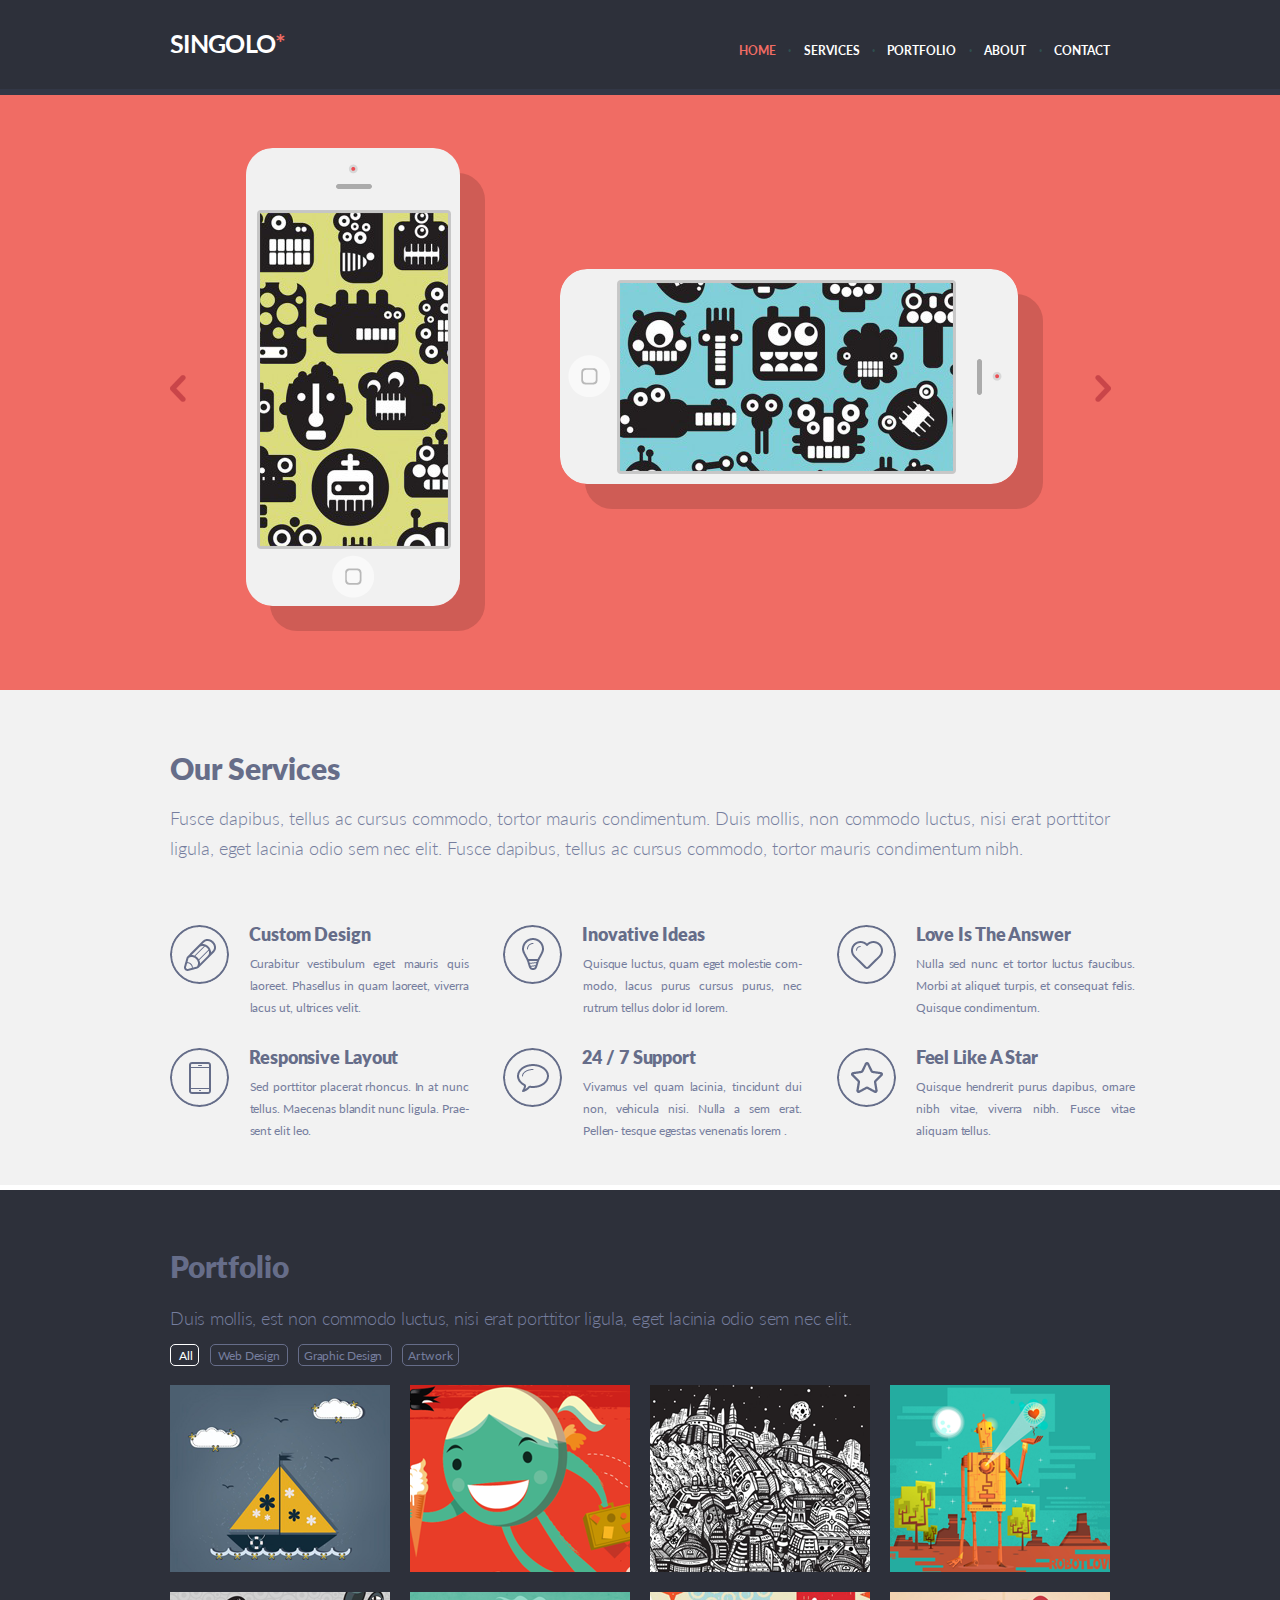
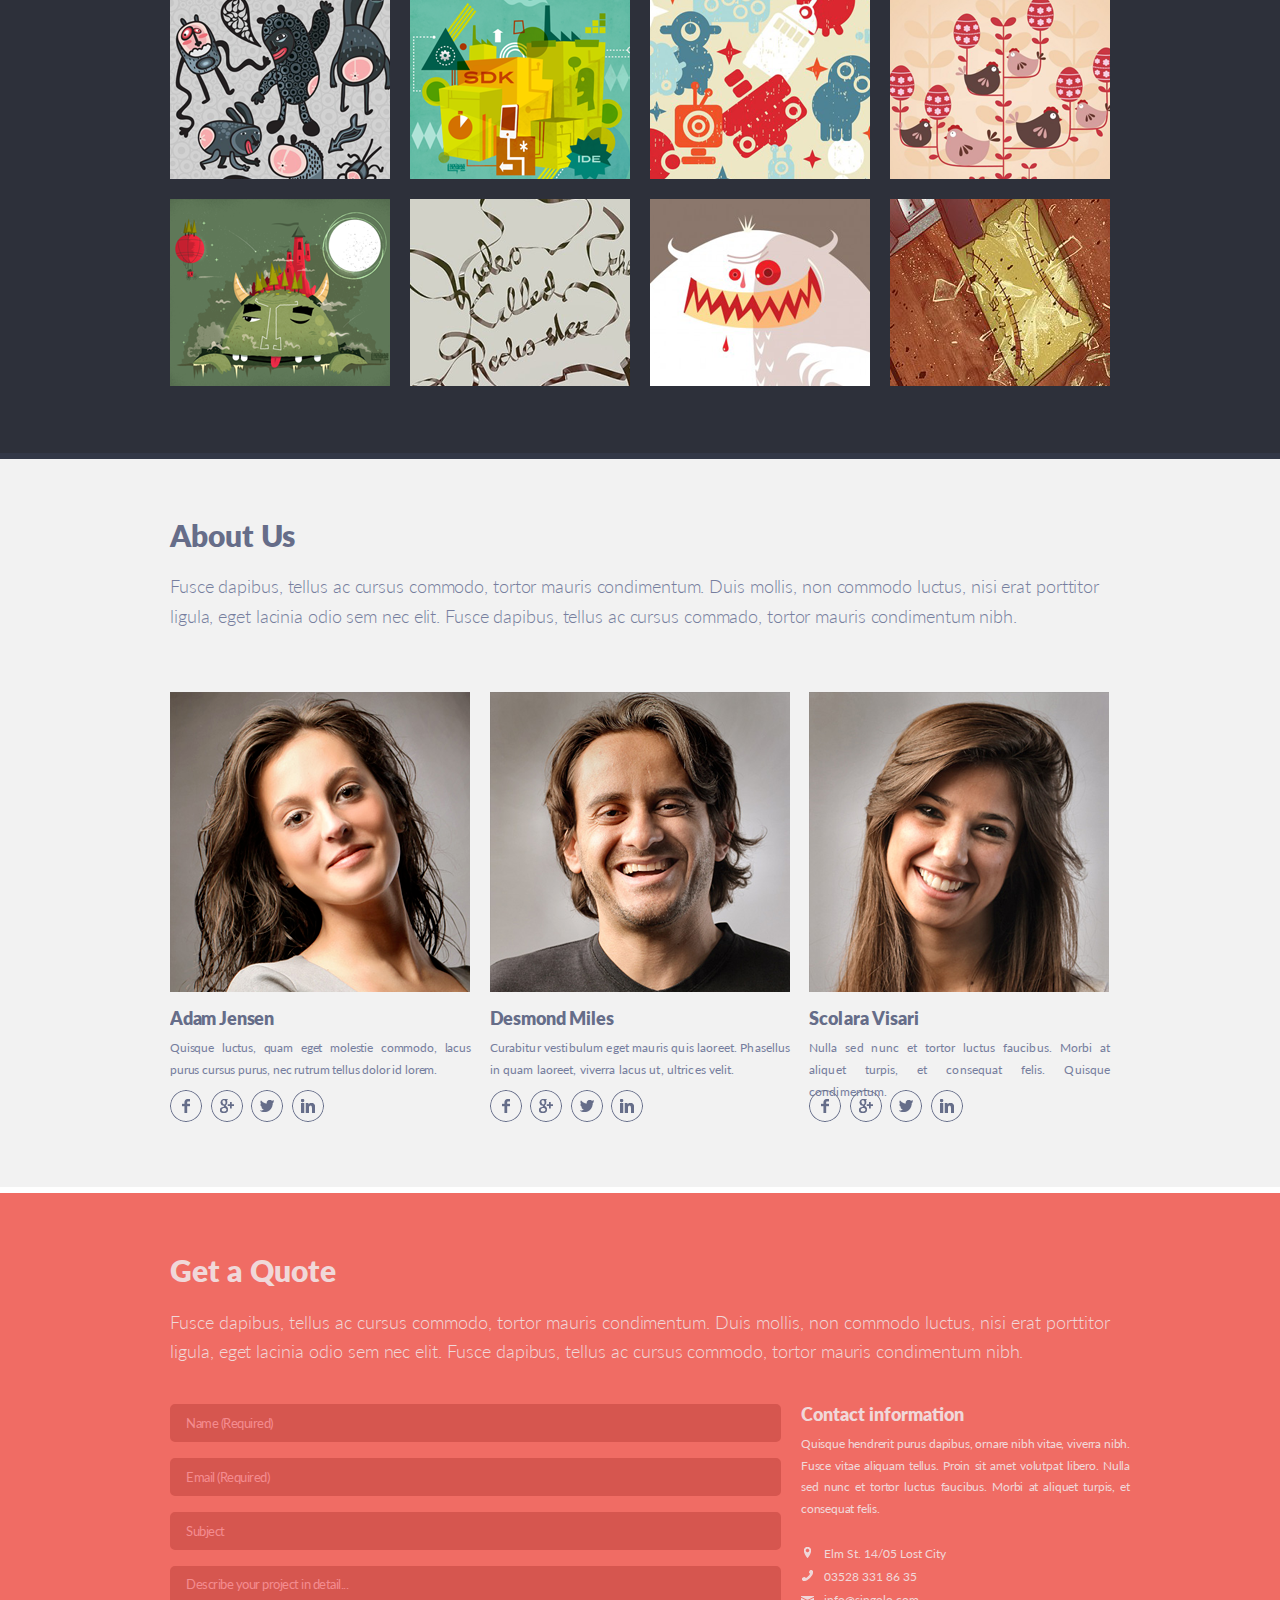
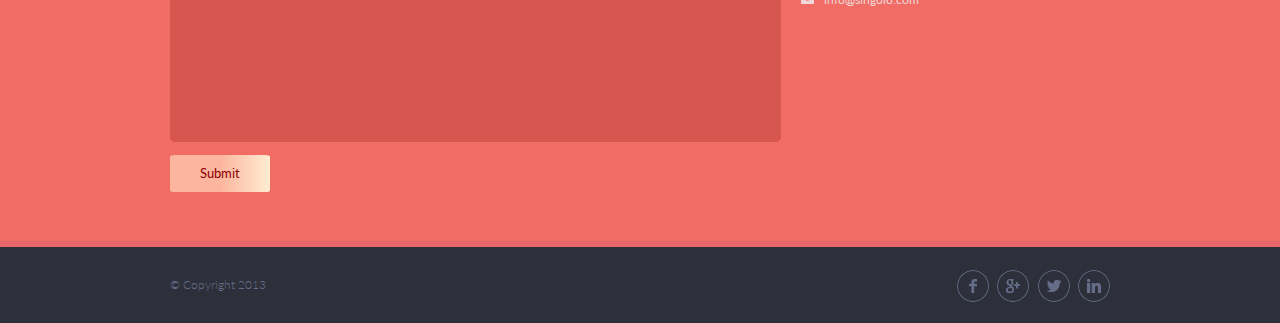
<file: index.html>
<!DOCTYPE html> 
<html lang="en"> 
<html lang="ru"> 
<head> 
    <meta charset="utf-8"> 
    <meta name="viewport" content="width=device-width, initial-scale=1">
    <link href="assets/fonts/fonts.css" rel="stylesheet">
    <link href="style.css" rel="stylesheet">
</head>
<body>
    <header class="menu"  id="menu">  
        <div class="wrapper">  
               
            <h1 class="logo">Singolo<span>*</span></h1>     
            <nav class="header-nav">
                <div class="hamburger-menu">
                    <input id="menu__toggle" type="checkbox">
                    <label class="menu__btn" for="menu__toggle">
                        <span></span>
                    </label>
            <ul class="navigation menu__box" >
                <p class="menu__logo">Singolo<span>*</span></p>
                <li><a class="active menu__item" href="#home">Home</a></li>
                <span class="list">&middot;</span>
                <li><a class="menu__item" href="#services">Services</a></li>
                <span class="list">&middot;</span>
                <li><a class="menu__item"  href="#portfolio">Portfolio</a></li>
                <span class="list">&middot;</span>
                <li><a class="menu__item" href="#about">About</a></li>
                <span class="list">&middot;</span>
                <li><a class="menu__item" href="#contact">Contact</a></li>                                                     
            </ul>
        </div>   
        </div>
        </nav> 
    </div>                       
    </header>
    <main>
        <section class="slider-block" id='home'>
            <div class="wrapper">
            
            <img class="slider-block_arrows left-arrow "src="assets/images/left.png">
            <div class="slider-content item-container" id='slides'>
                <div class="slide slide_red item slide_active" id="slide-red">
                    <img src="assets/images/vertical_iphone.png" class="slider-block-iphones shadow vert-iphone  slide_red" onclick="clickOnVertPhone()">
                    <img src="assets/images/iPhone Vertical.png" class="slider-block-iphones shadow vert-iphone slide_red display-none" onclick="clickOnVertPhone()">
                    <img src="assets/images/horizontal_iphone.png" class="slider-block-iphones shadow horiz-iphone  slide_red" onclick="clickOnHorizPhone()">
                    <img src="assets/images/iPhone Horizontal.png" class="slider-block-iphones shadow horiz-iphone display-none slide_red" onclick="clickOnHorizPhone()">
				</div>
                    <div class="slide item slide_blue" id="slide-blue">
                        <img src="assets/images/slide-2.png">
                    </div>
			</div>
                <img class="slider-block_arrows right-arrow" src="assets/images/right.png">
               </div>
        </section>
        <section class="services-block" id="services">
            <div class ="wrapper">
                <div>
                <h2>Our Services</h2>
                <p>Fusce dapibus, tellus ac cursus commodo, tortor mauris condimentum. Duis mollis, non commodo luctus, nisi erat porttitor
                    ligula, eget lacinia odio sem nec elit. Fusce dapibus, tellus ac cursus commodo, tortor mauris condimentum nibh. </p>
                        <div class="services-container">
                            <div class="grid-item">
                                <img src="assets/images/pen.png">
                                <h3>Custom Design</h3>
                                <p>Curabitur vestibulum eget mauris quis laoreet. Phasellus in quam laoreet, viverra lacus ut, ultrices velit.</p>
                            </div>
                            <div class="grid-item">
                                <img src="assets/images/bulb.png">
                                <h3>Inovative Ideas</h3>
                        <p>Quisque luctus, quam eget molestie com- modo, lacus purus cursus purus, nec rutrum tellus dolor id lorem.</p>
                    </div>
                    <div class="grid-item">
                        <img src="assets/images/heart.png">
                        <h3>Love Is The Answer</h3>
                        <p>Nulla sed nunc et tortor luctus faucibus. Morbi at aliquet turpis, et consequat felis. Quisque condimentum.</p>   
                    </div>
                    <div class="grid-item">
                        <img src="assets/images/phone.png">
                        <h3>Responsive Layout</h3>
                        <p>Sed porttitor placerat rhoncus. In at nunc tellus. Maecenas blandit nunc ligula. Prae- sent elit leo.</p>
                    </div>
                    <div class="grid-item">
                        <img src="assets/images/bubble.png">
                        <h3>24 / 7 Support</h3>
                        <p>Vivamus vel quam lacinia, tincidunt dui non, vehicula nisi. Nulla a sem erat. Pellen- tesque egestas venenatis lorem .</p>
                    </div>
                    <div class="grid-item">
                        <img src="assets/images/star.png">
                        <h3>Feel Like A Star</h3>
                        
                        <p>Quisque hendrerit purus dapibus, ornare nibh vitae,  viverra nibh. Fusce vitae aliquam tellus.</p>
                    </div>
                </div>
                
            </div>
        </section>
    </div>
    <section class="portfolio" id="portfolio">
        <div class="wrapper">
            <div class="portfolio_content">
                <h2 style="letter-spacing: 0.013px;">Portfolio</h2>
                <p class="portfolio__text">Duis mollis, est non commodo luctus, nisi erat <text style="letter-spacing: -0.18px">porttitor ligula, eget lacinia odio sem nec elit.</text></p>
                <div class="portfolio__buttons" id="portfolio__buttons">
                    <button class="button_active">All</button>
                    <button>Web Design</button>
                    <button>Graphic Design</button>
                    <button>Artwork</button>
                </div>
                <div class="layout-4-column">
                   <div class="portfolio__grid-container" id="portfolio_images">
                        <img src="assets/images/1.png">
                        <img src="assets/images/2.png">
                        <img src="assets/images/3.png">
                        <img src="assets/images/4.png">
                        <img src="assets/images/5.png">
                        <img src="assets/images/6.png">
                        <img src="assets/images/7.png">
                        <img src="assets/images/8.png">
                        <img src="assets/images/9.png">
                        <img src="assets/images/10.png">
                        <img src="assets/images/11.png">
                        <img src="assets/images/12.png">
                    </div>
                </div>
        </div>
    </div>
</section>
<section class="about-us" id="about">
    <div class="wrapper">
        <div class="about-us_container">
            <h2>About Us</h2>
            <p class="about-us__text">Fusce dapibus, tellus ac cursus commodo, tortor mauris condimentum. Duis mollis, non commodo luctus, nisi erat porttitor ligula, eget lacinia odio sem nec elit.
                Fusce dapibus, tellus ac cursus commado, tortor mauris condimentum nibh.</text></p>
                <div class="layot-3-column">
                    <div class="about-us__grid-container">
                        <div class="person">
                            <img src="assets/images/Adam.png" alt="Adam Jensen">
                            <h3 class="about-us__text_name">Adam Jensen</h3>
                            <p class="about-us__description" style="letter-spacing: -0.15px;">Quisque luctus, quam eget molestie commodo, lacus purus cursus purus, nec rutrum tellus dolor id lorem.</p>
                            
                        </div>
                                <div class="social-media__icons">
                                    <a href="#"><img src="assets/images/facebook.png"></a></li>
                                    <a href="#"><img src="assets/images/google+.png"></a></li>
                                    <a href="#"><img src="assets/images/twitter.png"></a></li>
                                    <a href="#"><img src="assets/images/linkedin.png"></a></li>
                                </div>
                    <div class="person"> 
                        <img src="assets/images/Desmond.png" alt="Desmond Miles">
                        <h3 class="about-us__text_name">Desmond Miles</h3>
                        <p class="about-us__description" style="letter-spacing: 0.12px;">Curabitur vestibulum eget mauris quis laoreet. Phasellus in quam laoreet, viverra lacus ut, ultrices velit.</p>
                    </div>
                    <div class="social-media__icons">
                        <a href="#"><img src="assets/images/facebook.png"></a></li>
                        <a href="#"><img src="assets/images/google+.png"></a></li>
                        <a href="#"><img src="assets/images/twitter.png"></a></li>
                        <a href="#"><img src="assets/images/linkedin.png"></a></li>
                    </div>
                    <div class="person">
                        <img src="assets/images/Scolara.png" alt="Scolara Visari">
                        <h3 class="about-us__text_name" style="letter-spacing: 0.1px">Scolara Visari</h3>
                        <p class="about-us__description" style="letter-spacing: 0.07px;">Nulla sed nunc et tortor luctus faucibus. Morbi at aliquet turpis, et consequat felis. Quisque condimentum.</p>
                        
                        </div>
                        <div class="social-media__icons">
                            <a href="#"><img src="assets/images/facebook.png"></a></li>
                            <a href="#"><img src="assets/images/google+.png"></a></li>
                            <a href="#"><img src="assets/images/twitter.png"></a></li>
                            <a href="#"><img src="assets/images/linkedin.png"></a></li>
                        </div>
                    </div>
                </div>
            </div>
            </div>
        </section>
        <section class="get-quote" id="contact">
            <div class="wrapper">
                <div class="get-quote_content">
                <h2>Get a Quote</h2>
                <p class="get-quote__text" >Fusce dapibus, tellus ac cursus commodo, tortor mauris condimentum. Duis mollis, non commodo luctus, nisi erat porttitor ligula, eget lacinia odio sem nec elit. Fusce dapibus, tellus ac cursus commodo, tortor mauris condimentum nibh.</p>
                 <div class="get-quote_grid-container">
                <form class="get-quote__form" method="post" id="form">
                    <input class="form__element"  type="text" name="name" placeholder="Name (Required)" id="name" required>
                    <input class="form__element" type="email" name="email" placeholder="Email (Required)" id="email" required>
                    <input class="form__element" type="text" name="subject" placeholder="Subject" id="subject">
                    <textarea class="form__textarea" name="description" id="description"
                      placeholder="Describe your project in detail..."></textarea>
                    <p><button type="submit" class="get-quote__button" id="btn">Submit</button></p>
                </form>
            
                <div class="contact">
                    <h3 class="contact_title">Contact information</h3>
                    <p class ="contact_description">Quisque hendrerit purus dapibus, ornare nibh vitae, viverra nibh. Fusce vitae aliquam tellus. Proin sit amet volutpat libero. Nulla sed nunc et tortor luctus faucibus. Morbi at aliquet turpis, et consequat felis. 
                    </p>
                    <ul class="list_contact">
                        <li><img src="assets/images/ico-location.png"><a class="icon_name_style">Elm St. 14/05 Lost City</a></li>
                        <li><img src="assets/images/ico-phone.png"></span><a href="tel:035283318635" class="icon_name_style">03528 331 86 35</a></li>
                        <li><img src="assets/images/ico-mail.png"></span><a href="mail:info@singolo.com" class="icon_name_style">info@singolo.com</a></li>
                    </ul>
                    
                    </div>
                </div>
            </div>
        </section>
        <div id="message-block" class="display-none">
            <div id="message">
               <p>Письмо отправлено</p>
               <p><span id="text-subject"></span></p>
               <p><span id="text-describe"></span></p>
               <button id="close_btn">OK</button>
            </div>
        </div>
    </main>
    
    
    <footer class="footer">
        <div class="footer__wrapper">
            <span class="footer__span">&copy; Copyright 2013</span>
            <div class="social-media__icons">
                <a href="#"><img src="assets/images/facebook.png"></a></li>
                <a href="#"><img src="assets/images/google+.png"></a></li>
                <a href="#"><img src="assets/images/twitter.png"></a></li>
                <a href="#"><img src="assets/images/linkedin.png"></a></li>
            </div>
        </div>
    </footer>
    <script src="script.js"></script>
</body> 
</html>
</file>
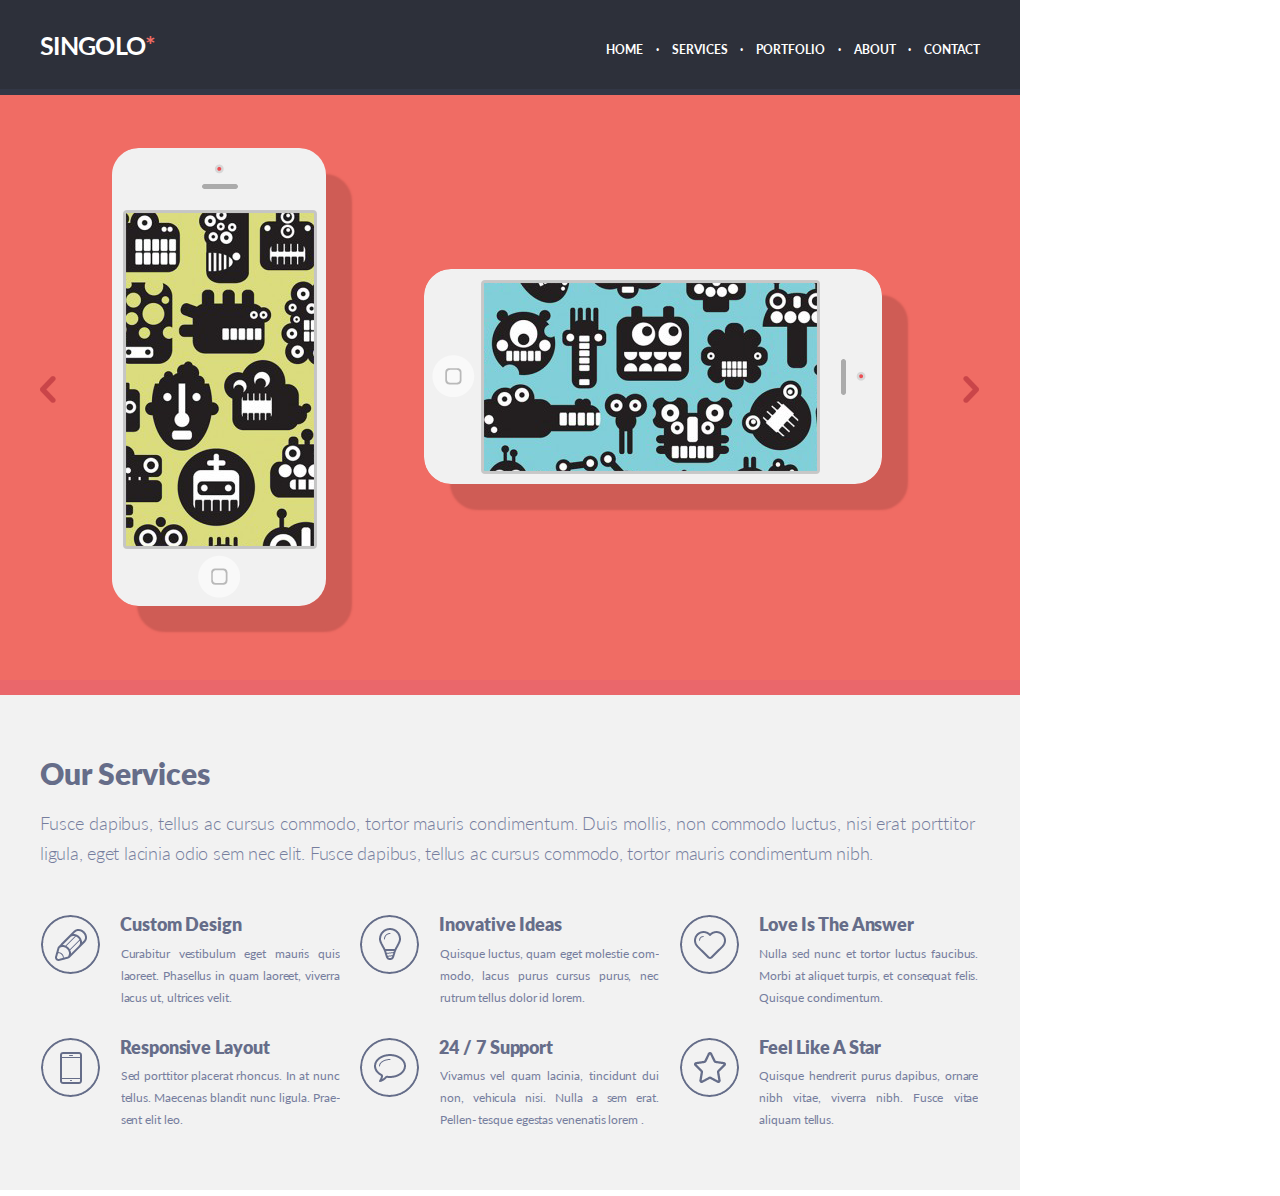
<file: singolo1.html>
<!DOCTYPE html> 
<html lang="en"> 
<head> 
<meta chrset="utf-8"> 
<link href="assets/fonts/fonts.css" rel="stylesheet">
<link href="singolo1.css" rel="stylesheet">
</head>
<body> 
    <header>
        <h1 class="logo">Singolo<span>*</span></h1>
        <nav class="header-nav">
            <ul class="navigation">
                <li class="active-line"><a href="#" >Home</a></li>
                <li class="list">&middot;</li>
                <li><a href="#">Services</a></li>
                <li class="list">&middot;</li>
                <li><a href="#">Portfolio</a></li>
                <li class="list">&middot;</li>
                <li><a href="#">About</a></li>
                <li class="list">&middot;</li>
                <li><a href="#">Contact</a></li>                                                     
            </ul>
        </nav>
    </header>
    <main>
        <div class="slider-block">
            <img src="assets/images/left.png" class="left-arrow">
            <img src="assets/images/vertical_iphone.png" class="shadow-vert vert-iphone">
            <img src="assets/images/horizontal_iphone.png" class="shadow-horiz horiz-iphone">
            <img src="assets/images/right.png" class="right-arrow">
        </div>
        <div class="services-block">
            <h2>Our Services</h2>
            <p>Fusce dapibus, tellus ac cursus commodo, tortor mauris condimentum. Duis mollis, non commodo luctus, nisi erat porttitor
                <br><text style="letter-spacing: -0.23px;">ligula, eget lacinia odio sem nec elit. Fusce dapibus, tellus ac cursus commodo, tortor mauris condimentum nibh.</br></p>
                <div class="services-container">
                    <div class="grid-item">
                        <img src="assets/images/pen.png">
                        <h3>Custom Design</h3>
                        <p>Curabitur vestibulum eget mauris quis laoreet. Phasellus in quam laoreet, viverra lacus ut, ultrices velit.</p>
                    </div>
                    <div class="grid-item">
                        <img src="assets/images/bulb.png">
                        <h3>Inovative Ideas</h3>
                        <p>Quisque luctus, quam eget molestie com- modo, lacus purus cursus purus, nec rutrum tellus dolor id lorem.</p>
                    </div>
                    <div class="grid-item">
                        <img src="assets/images/heart.png">
                        <h3>Love Is The Answer</h3>
                        <p>Nulla sed nunc et tortor luctus faucibus. Morbi at aliquet turpis, et consequat felis. Quisque condimentum.</p>   
                     </div>
                    <div class="grid-item">
                        <img src="assets/images/phone.png">
                        <h3>Responsive Layout</h3>
                        <p>Sed porttitor placerat rhoncus. In at nunc tellus. Maecenas blandit nunc ligula. Prae- sent elit leo.</p>
                    </div>
                    <div class="grid-item">
                        <img src="assets/images/bubble.png">
                        <h3>24 / 7 Support</h3>
                        <p>Vivamus vel quam lacinia, tincidunt dui non, vehicula nisi. Nulla a sem erat. Pellen- tesque egestas venenatis lorem .</p>
                    </div>
                    <div class="grid-item">
                        <img src="assets/images/star.png">
                        <h3>Feel Like A Star</h3>
                        
                        <p>Quisque hendrerit purus dapibus, ornare nibh vitae,  viverra nibh. Fusce vitae aliquam tellus.</p>
                    </div>
                </div>
            </div>
        </div>

    </main>
    
   

</body> 
</html>
</file>
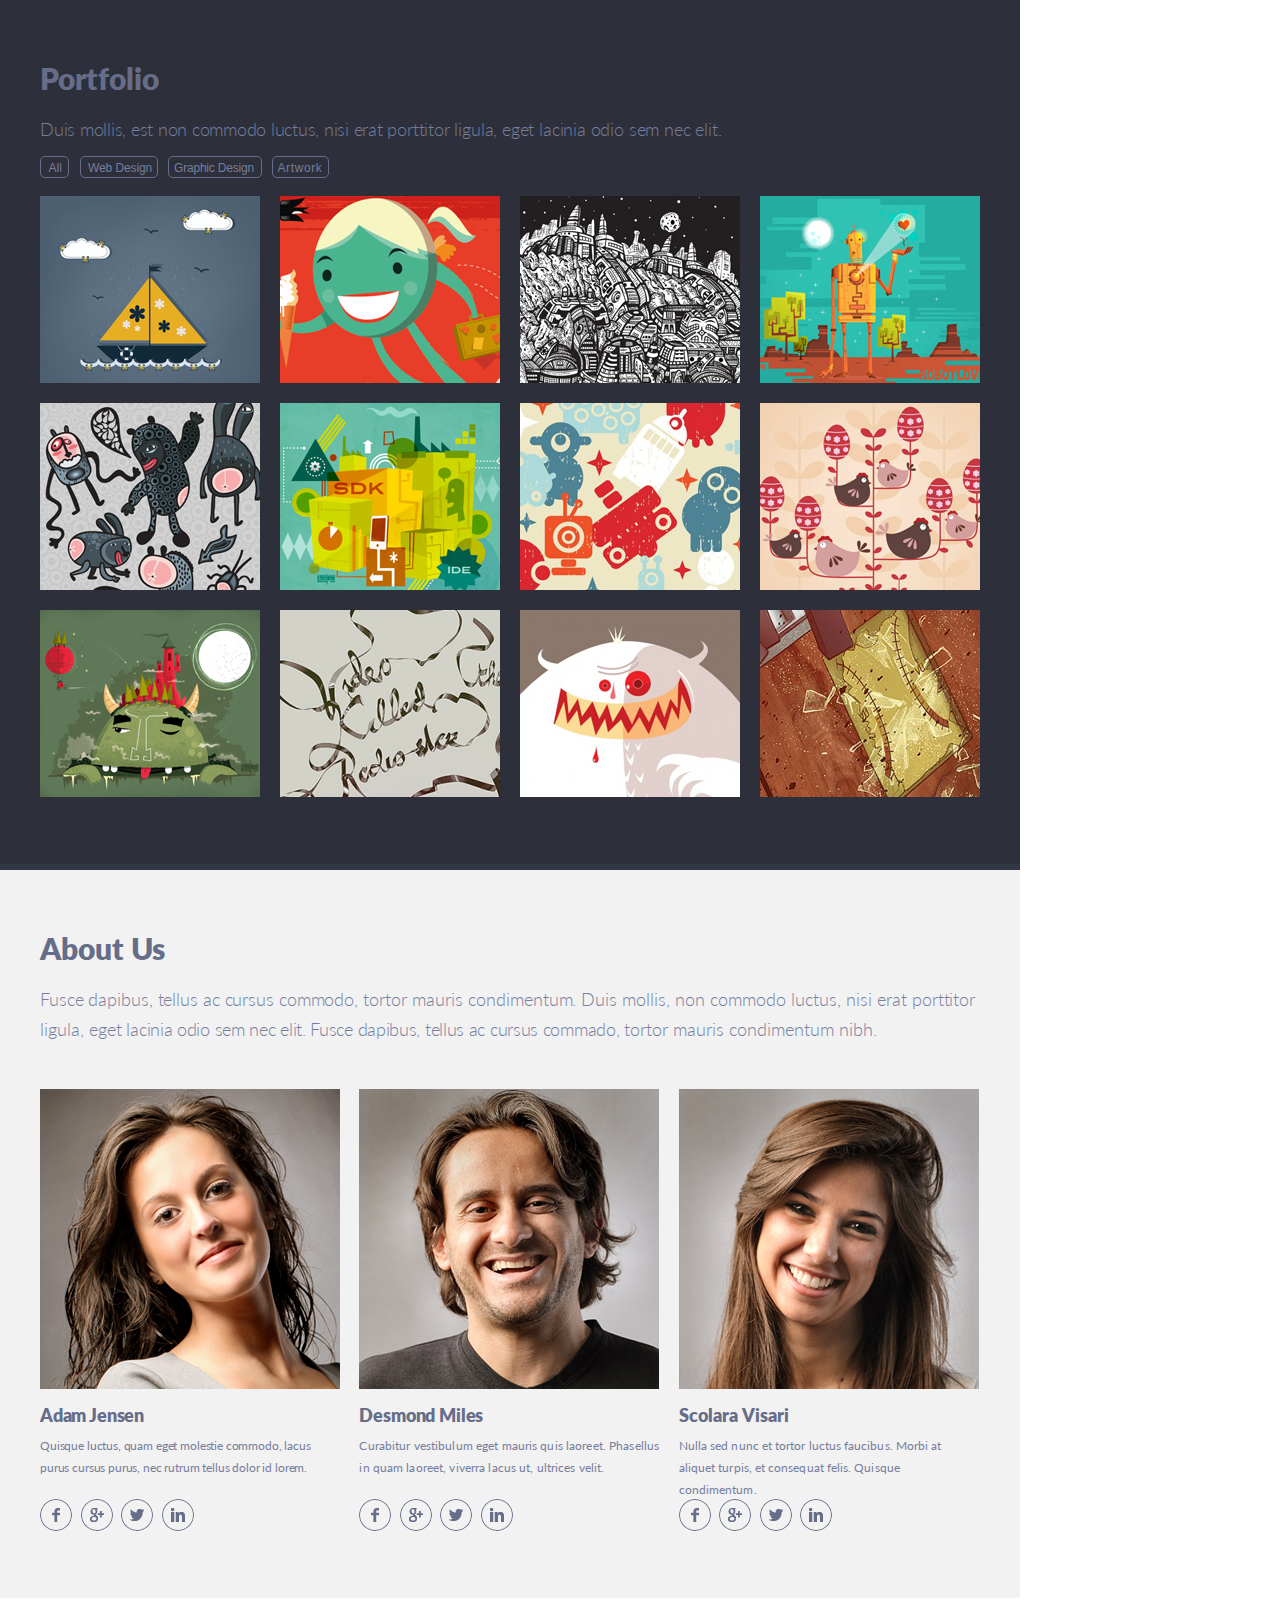
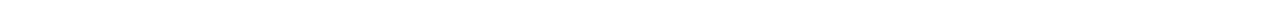
<file: singolo2.html>
<!DOCTYPE html> 
<html lang="en"> 
<head> 
    <meta chrset="utf-8"> 
    <link href="assets/fonts/fonts.css" rel="stylesheet">
    <link href="singolo2.css" rel="stylesheet">
</head>
<body>
    <section class="portfolio">
        <div class="wrapper">
            <div class="portfolio_content">
            <h2 style="letter-spacing: 0.013px;">Portfolio</h2>
            <p class="portfolio__text">Duis mollis, est non commodo luctus, nisi erat <text style="letter-spacing: -0.18px">porttitor ligula, eget lacinia odio sem nec elit.</text></p>
            <div class="portfolio__buttons">
                <button class="button_active">All</button>
                <button>Web Design</button>
                <button>Graphic Design</button>
                <button>Artwork</button>
            </div>
            <div class="layout-4-column">
                <div class="portfolio__grid-container">
                    <img src="assets/images/1.png">
                    <img src="assets/images/2.png">
                    <img src="assets/images/3.png">
                    <img src="assets/images/4.png">
                    <img src="assets/images/5.png">
                    <img src="assets/images/6.png">
                    <img src="assets/images/7.png">
                    <img src="assets/images/8.png">
                    <img src="assets/images/9.png">
                    <img src="assets/images/10.png">
                    <img src="assets/images/11.png">
                    <img src="assets/images/12.png">
                </div>
            </div>
         </div>
        </div>
    </section>
    <section class="about-us">
        <div class="wrapper">
            <h2>About Us</h2>
            <p class="about-us__text">Fusce dapibus, tellus ac cursus commodo,<text style="letter-spacing: -0.02px;"> tortor mauris condimentum. Duis mollis, non commodo luctus, nisi erat porttitor ligula, eget</text><text style="letter-spacing: -0.3px;"> lacinia odio sem nec elit.
               Fusce dapibus, tellus ac cursus commado,</text><text style="letter-spacing: 0px;"> tortor mauris condimentum nibh.</text></p>
            <div class="layot-4-column">
                <div class="about-us__grid-container">
                    <div>
                        <img src="assets/images/Adam.png" alt="Adam Jensen">
                        <h3 class="about-us__text_name">Adam Jensen</h3>
                        <p class="about-us__description" style="letter-spacing: -0.15px;">Quisque luctus, quam eget molestie commodo, lacus purus cursus purus, nec rutrum tellus dolor id lorem.</p>
                    
                    </div>
                   <div>
                    <img src="assets/images/Desmond.png" alt="Desmond Miles">
                    <h3 class="about-us__text_name">Desmond Miles</h3>
                    <p class="about-us__description" style="letter-spacing: 0.12px;">Curabitur vestibulum eget mauris quis laoreet. Phasellus in quam laoreet, viverra lacus ut, ultrices velit.</p>
                    </div>
                    <div>
                        <img src="assets/images/Scolara.png" alt="Scolara Visari">
                    <h3 class="about-us__text_name" style="letter-spacing: 0.1px">Scolara Visari</h3>
                    <p class="about-us__description" style="letter-spacing: 0.07px;">Nulla sed nunc et tortor luctus faucibus. Morbi at aliquet turpis, et consequat felis. Quisque condimentum.</p>
                                         
                    </div>
                    <div class="social-media__icons">
                        <a href="#"><img src="assets/images/facebook.png"></a></li>
                        <a href="#"><img src="assets/images/google+.png"></a></li>
                        <a href="#"><img src="assets/images/twitter.png"></a></li>
                        <a href="#"><img src="assets/images/linkedin.png"></a></li>
                    </div>
                    <div class="social-media__icons">
                        <a href="#"><img src="assets/images/facebook.png"></a></li>
                        <a href="#"><img src="assets/images/google+.png"></a></li>
                        <a href="#"><img src="assets/images/twitter.png"></a></li>
                        <a href="#"><img src="assets/images/linkedin.png"></a></li>
                    </div>
                    <div class="social-media__icons">
                        <a href="#"><img src="assets/images/facebook.png"></a></li>
                        <a href="#"><img src="assets/images/google+.png"></a></li>
                        <a href="#"><img src="assets/images/twitter.png"></a></li>
                        <a href="#"><img src="assets/images/linkedin.png"></a></li>
                    </div>
                </div>
            </div>
        </div>
    </section>
</body>
</html>
</file>
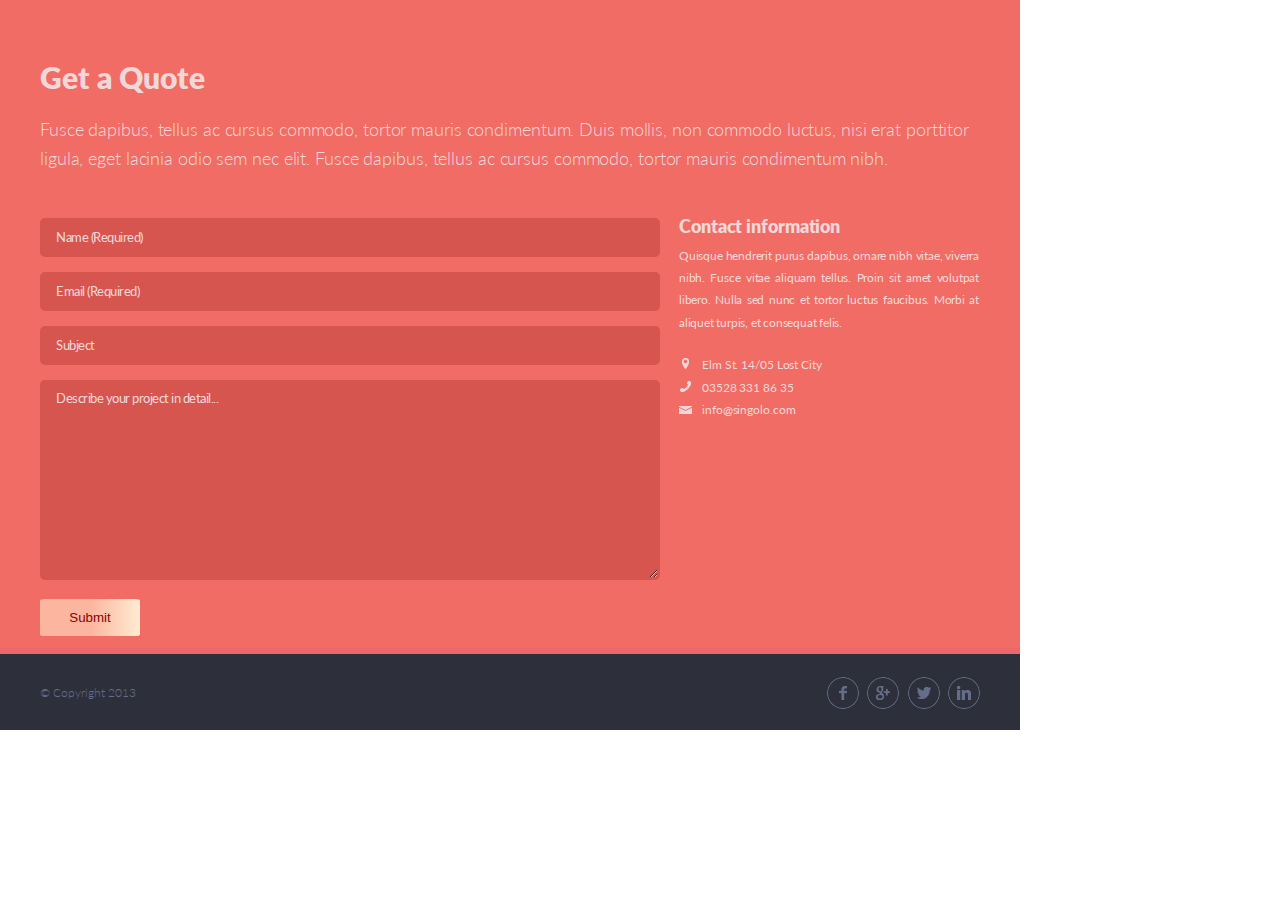
<file: singolo3.html>
<!DOCTYPE html> 
<html lang="en"> 
<head> 
    <meta chrset="utf-8"> 
    <link href="assets/fonts/fonts.css" rel="stylesheet">
    <link href="singolo3.css" rel="stylesheet">
</head>
<body>
    <section class="get-quote">
        <div class="wrapper">
            <div class="get-quote_content">
            <h2>Get a Quote</h2>
            <p class="get-quote__text" >Fusce dapibus, tellus ac cursus commodo, tortor mauris condimentum. Duis mollis, non commodo luctus, nisi erat porttitor ligula, eget lacinia odio sem nec elit. Fusce dapibus, tellus ac cursus commodo, tortor mauris condimentum nibh.</p>
             <div class="get-quote_grid-container">
            <form class="get-quote__form"   action="#" method="post">
                <input class="form_element"  type="text" name="name" placeholder="Name (Required)" required>
                <input class="form_element" type="email" name="email" placeholder="Email (Required)" required>
                <input class="form_element" type="text" name="subject" placeholder="Subject">
                <textarea class="form-textarea" name="description"
                  placeholder="Describe your project in detail..."></textarea>
                <p><button type="submit" class="get-quote__button">Submit</button></p>
            </form>
        
            <div class="contact">
                <h3 class="contact_title">Contact information</h3>
                <p class ="contact_description">Quisque hendrerit purus dapibus, ornare nibh vitae, viverra nibh. Fusce vitae aliquam tellus. Proin sit amet volutpat libero. Nulla sed nunc et tortor luctus faucibus. Morbi at aliquet turpis, et consequat felis. 
                </p>
                <ul class="list_contact">
                    <li><img src="assets/images/ico-location.png"><a class="icon_name_style">Elm St. 14/05 Lost City</a></li>
                    <li><img src="assets/images/ico-phone.png"></span><a href="tel:035283318635" class="icon_name_style">03528 331 86 35</a></li>
                    <li><img src="assets/images/ico-mail.png"></span><a href="mail:info@singolo.com" class="icon_name_style">info@singolo.com</a></li>
                </ul>
                
            </div>
            </div>
        </div>
        </div>
    </section>
    <footer class="footer">
        <div class="footer__wrapper">
        <span class="footer__span">&copy; Copyright 2013</span>
        <div class="social-media__icons">
            <a href="#"><img src="assets/images/facebook.png"></a></li>
            <a href="#"><img src="assets/images/google+.png"></a></li>
            <a href="#"><img src="assets/images/twitter.png"></a></li>
            <a href="#"><img src="assets/images/linkedin.png"></a></li>
        </div>
        </div>
    </footer>
    </body>
</file>
<file: assets/fonts/fonts.css>
@font-face {
    font-family: "Lato";
    src: url(Lato-Hairline.ttf);
    font-weight: 100;
    font-style: normal;
}

@font-face {
    font-family: "Lato";
    src: url(Lato-Light.ttf);
    font-weight: 300;
    font-style: normal;
}

@font-face {
    font-family: "Lato";
    src: url(Lato-Regular.ttf);
    font-weight: normal;
    font-style: normal;
}

@font-face {
    font-family: "Lato";
    src: url(Lato-Medium.ttf);
    font-weight: 500;
    font-style: normal;
}

@font-face {
    font-family: "Lato";
    src: url(Lato-Semibold.ttf);
    font-weight: 600;
    font-style: normal;
}

@font-face {
    font-family: "Lato";
    src: url(Lato-Bold.ttf);
    font-weight: bold;
    font-style: normal;
}

@font-face {
    font-family: "Lato";
    src: url(Lato-Heavy.ttf);
    font-weight: 800;
    font-style: normal;
}

@font-face {
    font-family: "Lato";
    src: url(Lato-Black.ttf);
    font-weight: 900;
    font-style: normal;
}


@font-face {
    font-family: "Lato";
    src: url(Lato-HairlineItalic.ttf);
    font-weight: 100;
    font-style: italic;
}

@font-face {
    font-family: "Lato";
    src: url(Lato-LightItalic.ttf);
    font-weight: 300;
    font-style: italic;
}

@font-face {
    font-family: "Lato";
    src: url(Lato-Italic.ttf);
    font-weight: normal;
    font-style: italic;
}

@font-face {
    font-family: "Lato";
    src: url(Lato-MediumItalic.ttf);
    font-weight: 500;
    font-style: italic;
}

@font-face {
    font-family: "Lato";
    src: url(Lato-SemiboldItalic.ttf);
    font-weight: 600;
    font-style: italic;
}

@font-face {
    font-family: "Lato";
    src: url(Lato-BoldItalic.ttf);
    font-weight: bold;
    font-style: italic;
}

@font-face {
    font-family: "Lato";
    src: url(Lato-HeavyItalic.ttf);
    font-weight: 800;
    font-style: italic;
}

@font-face {
    font-family: "Lato";
    src: url(Lato-BlackItalic.ttf);
    font-weight: 900;
    font-style: italic;
}
</file>
<file: style.css>
* {
    font-family: 'Lato', sans-serif;
    letter-spacing:normal;
    margin: 0px;
    padding: 0px;
    box-sizing: border-box;
}

html{
    font-size: 10px;
    
}

body{
    grid-auto-flow: column;
    font-size: 1.8rem;
    font-family: "Lato";
    font-weight: 300;
    margin: 0 auto;
    scroll-behavior: smooth;
}

h2{
    font-size: 3rem;
    line-height: 18px;
    font-family: "Lato";
    font-weight: 900;
    text-align: left;
}

h3{
    height: 57px;
    font-size: 18px;
    line-height: 30px;
    color: #767e9e;
    font-family: "Lato";
    font-weight: 300;
    text-align: left;}

.menu {

    width: 100%;
    top: 0;
    background: #2d303a;
    height: 95px;
    border-bottom: 6px solid #323746;
    position:fixed;
    z-index: 300;
}

.header-nav {
    margin: 40px;
}

.logo {
    float: left;
    position: absolute;
    height: 20px;
    font-style: normal;
    font-weight: bold;
    font-size: 25px;
    line-height: 6px;
    text-transform: uppercase;
    color: white;
    /*letter-spacing:-0.7px;*/
    letter-spacing: -0.026em;
    padding-left: 40px;
    margin-top: 0px;
    margin-bottom: 20px;
      
}
.menu__logo{
    display: none;
}
.logo span {
    color: #f06c64;
}

#menu {
    letter-spacing: -0.026em;
    text-transform: uppercase;
    font-size: 12px;
    line-height: 6px;
    font-weight: 700;
    text-align: right;
    scroll-margin-top: -9.5%;
    margin-bottom: 45px;
    /*margin-top: 47px;*/
    /*position:fixed;*/
    
}
.menu__box{
    margin-top: -5px;
    margin-bottom: 5px;
}
#menu li a {
    text-align: left;
    text-decoration: none;
    color: white;
                            
}

#menu li {
    color: white;
    display: inline;
    /*list-style-type: none;*/
    
}

/*.navigation{
    margin-right: 40px;
}*/

#menu .list{
    color: darkslategrey;
    padding-left: 1%;
    padding-right: 1%;
}

#menu .active {
    color: #f06c64;
    
}
#menu li:not(.active):hover {
    cursor: pointer;
   /* text-decoration: underline;
    /* color: #f06c64;*/
}
#menu__toggle {
    opacity: 0;
  }


.slider-block {
    top: 95px;
    position: relative;
	height: 595px;
    background: #f06c64;
	/*display: flex;*/
	/*align-items: center;*/
    overflow: hidden;
    width: 100%;
    margin: 0px;
    
}

.slider-block_arrows {
    position: absolute;
    width: 16px;
	height: 27px;
	top: 47%;
	z-index: 5;
	filter: none;
}
.slide {
    display: flex;
    width: 100%;
    position: absolute;
    top: 0px;
    height: 601px;
    transition: 1.5s;
}

.left-arrow {
	margin-left: 40px;
}

.right-arrow {
	margin-left: 965px;
}

.slider-block_arrows:hover {
    cursor: pointer;
}

.slider-block-iphones {
	position: absolute;
	border-radius: 27px;
	box-shadow: 25px 25px #cf5c55;
	z-index: 2;
}

.slider-block-iphones:hover {
	cursor: pointer;
}

.vert-iphone {
    width: 215px;
    height: 458px;
    left: 115px;
	top: 53px;
}
.horiz-iphone {
    height: 215px;
    width: 458px;
	top: 174px;
    margin-left: 430px;
}



.services-block{
    
    
    margin-top: 95px;
    /*bottom:1195px;*/
    /*position: absolute;*/
    width: 100%;
    height: 501px;
    background-color: #f2f2f2;
    border-bottom: 6px solid #ffffff;}
 


.services-block h2{
    margin-left: 40px;
    padding-top: 69px;
    padding-bottom: 29px;
    color: #666d89;
    /*text-align: left;*/
}

.services-block p{
    margin-left: 40px;
    letter-spacing: -0.0029em;
    height:57px;
    margin-top:-3px;
    margin-right: 40px;
    font-size: 18px;
    line-height: 30px;
    color: #767e9e;
    font-family: "Lato";
    font-weight: 300;
    text-align: justify;  
    text-overflow: clip;
}

.services-container{
    margin-left: 40px;
    letter-spacing: -0.1px ;
    padding-top: 65px;
    padding-bottom:38px;
    display: grid;
    grid-template-columns: 1fr 1fr 1fr;
    grid-template-rows: 96px 96px;
    grid-row-gap: 27px;
    grid-column-gap: 20px;
    text-align: justify;
}

.grid-item{
    
    display: grid;
    margin: 0;
    grid-template-columns: 59px 220px;;
    grid-template-rows: 18px 50px;
    grid-row-gap: 9.8px;
    grid-column-gap: 20px;
    text-align: justify;
    overflow: hidden;
}

.grid-item img{
    width: 59px;
    height: 59px;
    border-radius: 29px;
}

.grid-item h3{
    letter-spacing: -0.1px; 
    font-size: 18px;
    line-height: 18px;
    color: #666d89;
    font-family: "Lato";
    font-weight: 900;
    text-align: left;
    grid-auto-flow: row;
}

.grid-item p {
    letter-spacing: -0.08px;
    /*overflow : hidden;*/
    grid-column: 2;
    width: 219px;
    height: 128px;
    font-size: 12px;
    line-height: 22px;
    color: #767e9e;
    font-weight: 400;
    margin: 0px auto;
    text-align: justify;
    justify-content: center;
    
}
    
.portfolio{
    margin-top: -1px;
    width: 100%;
    height: 869px;
    border-bottom: 6px solid #323746;
    background-color: #2d303a;
    color: #666d89;
}

.portfolio_content{
    
    padding-top:67px;
    margin-left:40px;
    margin-right: 40px;
}

.portfolio__text{
    text-align: justify;
    letter-spacing: -0.25px;
    padding-top: 32px;
    width: 100%;
    margin-bottom:13px;
    color: #767e9e;
    
}

.portfolio__buttons{
    margin-bottom: 19px;
    width: 290px;
}

.portfolio__buttons button{
    padding-top: 0px;
    border-radius: 5px;
    border: 1px solid #666d89;
    color: #767e9e;
    line-height: 22px;
    height: 22px;
    font-size: 1.2rem;
    font-weight: 400;
    text-align: left;
    padding-left: 4px;
    background-color: #2d303a;
}
.portfolio__buttons button:hover{
    cursor: pointer;
    background-color: #0f0f0f;
    border-radius: 5px;
}

.portfolio__buttons button:first-child{
    padding-left: 7.5px;
    margin-right: 6px;
    width: 29px;  
    /*color:white;
    border-color: white;*/
}

button,button:active, button:focus{
    outline: none;
}

.portfolio__buttons button:nth-child(2){
    letter-spacing: -0.1px;
    padding-left:7px;
    padding-right:2px;
    width: 78px;
    margin-right: 5px;
}

.portfolio__buttons button:nth-child(3){
    padding-left: 5px;
    letter-spacing: -0.2px;
    margin-right: 4.5px;
    width: 94px;
}

.portfolio__buttons button:nth-child(4){
    padding-left: 5px;
    width: 57px;
    letter-spacing: 0.6px;
}
.portfolio__grid-container img{
    width: 100%;
    height: 187px;
}
.portfolio__grid-container{
    /*position: relative;*/
    height: 601px;
    display: grid;
    grid-template-columns: 1fr 1fr 1fr 1fr;
    grid-template-rows: 1fr 1fr 1fr;
    grid-gap: 20px;
  
}

.portfolio__buttons .button_active {
    color: white;
    border-color: white;
}
.portfolio__buttons button:not(.button_active):hover {
    cursor: pointer;
   /* text-decoration: underline;
    /* color: #f06c64;*/
}

.portfolio__grid-container img:nth-child(n+13) {
    display: none;
 }

#portfolio_images .active_img{
    border: 5px solid #F06C64;
}
#portgolio_images img:not(.active_img):hover {
    cursor: pointer;
 }
.about-us{
    /*top: 870px;*/
    width: 100%;
    height: 734px;
    background-color: #f2f2f2;
    border-bottom: 6px solid #ffffff;
    margin-top: 0px;
    padding-top: 67px;
    color: #666d89;
 }

 .about-us_container{
    margin-left: 40px;
    margin-right: 40px;
 }

.about-us__text{
    margin-top: 26.8px;
    width: 100%;
    height: 57px;
    font-size: 1.8rem;
    line-height: 30px;
    color: #767e9e;
    font-family: "Lato";
    font-weight: 300;
    text-align: left;
    letter-spacing: -0.1px;
}

.about-us__grid-container img{
    width: 100%;
    height: 100%;
}


.about-us__text_name{
    display: block;
    text-overflow: ellipsis;
    overflow: hidden;
    margin-top: 13px;
    letter-spacing: -0.17px;
    font-size: 18px;
    line-height: 18px;
    color: #666d89;
    font-weight: 900;
    text-align: left;
    height: 19px;
    margin-bottom: 9px;
    width:300px;
}
.about-us__description{
    width: 100%;
    height: 45px;
    font-size: 12px;
    line-height: 22px;
    color: #767e9e;
    font-family: "Lato";
    font-weight: 400;
    letter-spacing: -0.15px;
    text-align: justify;
    /*overflow: hidden;*/
}


.get-quote{
    letter-spacing: -0.1px;
    width: 100%;
    top: 0px;
    height: 654.5px;
    background-color: #f06c64;
    color: #f0d8d9;
    border-bottom: 6px solid #ea676b;
    margin-top: -0.5px;
}

.get-quote_content{
    padding-top: 68.5px;
    padding-left:40px;
    padding-right: 40px;
    height: 654.5px;
}

.get-quote__text{
    margin-top: 29px;
    line-height: 29px;
    letter-spacing: -0.05px;
    text-align: justify;
}

.get-quote_grid-container{
    
    display: grid;
    grid-template-columns: 65% 35%;
    grid-column-gap: 20px;
    text-align: justify;
    width: 100%;
    margin-top: 4%;
    height: 50%;
   }

.get-quote__form{
    /*margin-top: 20px;*/
    width: 100%;
    margin-right: 10px;
    font-size: 12px;
    line-height: 22px;
    font-family: "Lato";
    font-weight: 400;
    text-align: left;
  
    
}
textarea::-webkit-input-placeholder{
    color: #f48c8f;
    letter-spacing: -0,5px;
    font-family: "Lato";
}

input::-webkit-input-placeholder{
    color: #f48c8f;
    letter-spacing: -0.5px;
    font-family: "Lato";
}

.form__textarea{
    height: 60%;
    border: 2px solid #d6564f;
    border-radius: 5px;
    padding-left: 14px;
    padding-top: 7.8px;
    background-color: #d6564f;
    letter-spacing: -0.5px;
    color: #f0d8d9;
    margin-bottom: 1%;
    outline: none;
    resize: none;
    width:100%;
}

.form__element{
    width:100%;
    border: 2px solid #d6564f;
    outline: none;
    color: #f0d8d9;
    margin-bottom: 16px;
    padding-left: 14px;
    border-radius: 5px;
    height: 13%;
    background-color: #d6564f;

}

.form__element:focus{
    border: 2px solid darkred;
 }

.get-quote__form textarea:focus{

    border: 2px solid darkred;
}


.get-quote__button:hover{
    background-position: right center;
    cursor: pointer;
  }

.get-quote__button{
    color: darkred;
    width: 100px;
    border-radius: 5%;
    height: 37px;
    border:none;
    background-image: linear-gradient(to right,  #d6564f, 0%, #fcb69f 51%, #ffecd2 100%);
}
.contact{
    margin: 0px;
}
.contact_title{
    font-size: 18px;
    line-height: 20px;
    color: #f0d8d9;
    font-family: "Lato";
    font-weight: 900;
    text-align: left;
    height: 11px;
}

.contact_description{
    margin-top: 18px;
    font-size: 12px;
    line-height: 21.9px;
    color: #f0d8d9;
    font-family: "Lato";
    font-weight: 400;
    letter-spacing: -0.2px;
    text-align: justify;
    
}

.about-us__grid-container{
    grid-auto-flow: column;
    width: 100%;
    margin-top: 49px;
    display: grid;
    grid-template-columns: 32% 32% 32%;
    grid-template-rows: 55% 10%;
    grid-row-gap: 110px;
    grid-column-gap: 2%;
    
    
}
.wrapper {
    width: 1020px;
    margin: 0 auto;
 }
 .icon_name_style{
        margin: 0px;
        font-size: 12px;
    line-height: 21.8px;
    font-family: "Lato";
    font-weight: 400;
    color: #f0d8d9;
    text-align: left;
    padding-left: 10px;
    text-decoration: none;
}

.list_contact{
   
    padding-left: 0px;
    text-decoration: none;
    list-style: none;
    margin-top: 20px;
}

.list_contact li{
    margin-bottom: -2px;
}

.footer{
    top: 0px;
    width: 100%;
    height: 76px;
    background-color: #2d303a;
    
}

.footer__wrapper{
    margin: auto;
    max-width: 1020px;
    text-align: center;
    width: 100%;
    align-items: center; 
    display: flex;
    justify-content: space-between;
    align-items: center;
}
 .footer .social-media__icons{
    padding-right: 36.5px;
    padding-top: 23px;
}

.footer__span{
    padding-top: 16px;
    padding-left: 40px;
    font-family: "Lato";
    font-size: 12px;
    color: #666d89;
       
}

.social-media__icons{ 
    display: inline;
    list-style: none;

}

.social-media__icons img{
    width:32px;
    height:32px;
    margin-right: 3.5px;
    border-radius: 16px;
}

.social-media__icons img:hover{
    width:32px;
    height:32px;
    border-radius: 16px;
    background-color:lightgrey;
}

.modal-window {
    position: fixed;
    top: 0;
    left: 0;
    width: 100%;
    height: 100%;
    background-color: rgb(0, 0, 0, 0.8);
    z-index: 300;
}

.display-none {
    display: none;
}

#message-block {
    font-family: "Lato", sans-serif;
    margin: 0px;
    padding: 0px;
    position: fixed;
    top: 0;
    left: 0;
    right: 0;
    bottom: 0;
    background: #0008;
    
    text-overflow: ellipsis;
    text-align: center;
  }
  
  #message-block.display-none {
    display: none;
  }
  
  #message {
    position: absolute;
    top: 30%;
    left: 30%;
    width: 300px;
    height: 200px;
    border: 5px solid #f0d8d9;
    background-color:  #f0d8d9;;
    color: #e04744;
    font-size: 18px;
    text-align: center;
    border-radius: 10px;
  }

#message p{
    overflow: hidden;
    text-overflow: ellipsis;
    width: 280px;
}
#message button{
      border: none;
      background-color: #e04744;
      margin: 20px;
      padding: 5px;
      color: #f0d8d9;
      text-align: center;
      font-size: 1.4em;
      border-radius: 5px;
}



@media(max-width: 1019.9px){

    .logo {
        float: left; 
        position: absolute;
        margin-top:15px;
        padding-top: 30px;
    }
 
    #menu{
        margin-left: 0px;
        width: 100vw; 
    }
    .navigation{
        margin-bottom: 30px;
        margin-left: 0px;
    }

    .wrapper{
            margin: 0;
            width: auto;
            overflow-x: hidden;
           
    }
  
    .slider-block {
        top: 95px;
        position: relative;
        height: 452px;
        background: #f06c64;
        /*display: flex;*/
        /*align-items: center;*/
        overflow: hidden;
        width: 100%;
        margin: 0px;
    }
 
    .slide {
        display: flex;
        position: absolute;
        top: 0px;
        height: 452px;
        transition: 1.5s;
        text-align: center;
    }
    .slide_blue img{
        height: 452px;
        width: 80%;
       
    }

    
    .right-arrow{
        margin-left: 95%;
    }
    .left-arrow{
        margin-left: 4%;
    }
     
    .slider-block-iphones {
        
        position: absolute;
        border-radius: 27px;
        box-shadow: 20px 20px #cf5c55;
        z-index: 2;
    }

    .vert-iphone {
        width: 181px;
        height: 363px;
        left: 75px;
        top: 40px;
        margin-left: 20px;
    }
    .horiz-iphone {
        height: 160px;
        width: 363px;
        top: 174px;
        margin-left: -40px;
    }

    .services-block{
        margin-top: 95px;
        bottom:1195px;
        width: 100%;
        height: 686px;
        background-color: #f2f2f2;
        border-bottom: 6px solid #ffffff;
    }
    
    .services-container{
        margin-right: 40px;
        letter-spacing: -0.1px ;
        padding-top: 65px;
        padding-bottom:38px;
        display: grid;
        grid-template-columns: 50% 50%;
        grid-template-rows: 30% 30% 30%;
        grid-row-gap: 53px;
        grid-column-gap: 5%;
        text-align: justify;
    }

    .portfolio{
        height: 1102px;
    }
   
    .portfolio__grid-container{
        margin-top: 40px;
        height: 844px;
        display: grid;
        grid-template-columns: 1fr 1fr 1fr;
        grid-template-rows: 1fr 1fr 1fr 1fr;
        grid-gap: 20px;
    }

    .about-us{
        /*top: 870px;*/
        width: 100%;
        height: 670px;
        background-color: #f2f2f2;
        border-bottom: 6px solid #ffffff;
        margin-top: 0px;
        padding-left: 5%;
        padding-top: 67px;
        color: #666d89;
     }
     .about-us_container{
        margin-left: 0px;
        margin-right: 38px;
     }

     

     .get-quote{
        letter-spacing: -0.1px;
        width: 100%;
        top: 0px;
        height: 631px;
        background-color: #f06c64;
        color: #f0d8d9;
        border-bottom: 6px solid #ea676b;
        margin-top: -0.5px;
        padding-right: 10px;
    }
    .footer__wrapper{
        width: 100%;
        align-items: center; 
        display: flex;
        justify-content: space-between;
        align-items: center;
        text-align: center;
    }
}

@media(max-width: 767.9px){
    .logo {
        position: absolute;
        position: none;
        width: 100%;
        text-align: center;
        margin-top: 0px;
        font-style: normal;
        font-weight: bold;
        font-size: 25px;
        line-height: 6px;
        text-transform: uppercase;
        color: white;
        /*letter-spacing:-0.7px;*/
        letter-spacing: -0.026em;
    }
    .menu{
        height: 72px;
    }
    .navigation{
        display: none;
    }
    .wrapper{
        max-width: 768px;
        width:100%;
        margin: 0 auto;
    }
    
    .slider-block {
        top: 71px;
        position: relative;
        height: 220px;
        background: #f06c64;
               
    }
    
    .slide_blue img{
        height: 220px;
        width: 80%;
       
    }
    .slide {
        display: flex;
        width: 100%;
        position: absolute;
        top: 0px;
        height: 220px;
        transition: 1.5s;
        display: none;
    }
    
    .vert-iphone {
        width: 80px;
        height: 168px;
        margin-right: 8%;
        left: 8%;
        top: 9%;
    }
    .horiz-iphone {
        margin-left: -8%;
        height: 80px;
        width: 168px;
        top: 30%;
        right: 15%;
    }
    .slider-block-iphones {
        position: absolute;
        border-radius: 10px;
        box-shadow: 10px 10px #cf5c55;
        z-index: 2;
    }

    .slider-block_arrows {
        position: absolute;
        width: 16px;
        height: 27px;
        top: 45%;
        z-index: 5;
        filter: none;
    }
    
    .left-arrow {
	margin-left: 5%;
    }

.right-arrow {
	margin-left: 90%;
}


    .services-block{
        margin-top: -40px;
        top: 0px;
        width: 100%;
        height: 1030px;
        background-color: #f2f2f2;
        border-bottom: 6px solid #ffffff;
        padding-right: 30px;
    }

    .services-block p{
        height: 100%;
        margin-left: 30px;
        margin-right: 0px;
    }
    
    .services-container{
        padding-top: 25px;
        margin-right: 0px;
        letter-spacing: -0.1px ;
        padding-bottom:28px;
        display: block;
        text-align: justify;
    }
    .services-block h2{
        margin-left: 30px;
        margin-top: 100px;
        padding-bottom: 29px;
        color: #666d89;
        /*text-align: left;*/
    }


    .grid-item p{
            margin: 0;
            width:100%;
    }
    .grid-item{
        height: 100px;
        display: auto;
        margin: 0;
        padding-bottom: 10px;
        grid-template-columns: 59px 95%;
        grid-column-gap: 8px;
        grid-row-gap: 9px;
        text-align: justify;
        width: 100%;
    }
    

   .portfolio__grid-container{
        margin-top: 40px;
        height: 844px;
        display: grid;
        grid-template-columns: 1fr 1fr 1fr;
        grid-template-rows: 1fr 1fr 1fr 1fr;
        grid-gap: 20px;
    }
    
    
    
    .portfolio{
        height: 844px;
    }
    .portfolio_content{
        
        padding-top:25px;
        margin-left:30px;
        margin-right: 30px;
    }
    .portfolio__grid-container img{
        width:100%;
        height: 100%;
    }
    .portfolio__grid-container{
        margin-top: 30px;
        height: 590px;
        display: grid;
        grid-template-columns: 1fr 1fr;
        grid-template-rows: 1fr 1fr 1fr 1fr;
        grid-gap: 13px;
        
    }
    .portfolio__grid-container img:nth-child(n+9) {
        display: none;
    }
    
        .about-us{
            /*top: 870px;*/
            width: 100%;
            height:1792px;
            background-color: #f2f2f2;
            border-bottom: 6px solid #ffffff;
            margin-top: 0px;
            padding-left: 8%;
            padding-right: 8%;
            padding-top: 50px;
            color: #666d89;
         }
         .about-us_container{
            margin-left: 0px;
            margin-right: 0px;
         }
    .about-us__grid-container img:not([alt]){
        margin-top: 20px;
    }
    .about-us__grid-container img[alt]{
        text-align: center;
        margin:auto;
        margin-top: 15px;
        width: 100%;
        max-width: 100%;
        height:auto;
        /*object-fit: cover;*/
    }
    
    .about-us__grid-container{
        margin-top: 20px;
        display: block;
        padding-bottom: 30px;
        margin-top:140px;
        margin-left: 0px;
        width: 100%;
        object-fit: cover;
    }
    
    .about-us__grid-container p{
        letter-spacing: -0.2px;
        width: 100%;
        overflow: hidden;
    }
    
    .get-quote{
        letter-spacing: -0.1px;
       width: 100%;
       top: 0px;
       height: 969px;
       background-color: #f06c64;
       color: #f0d8d9;
       border-bottom: 6px solid #ea676b;
       margin-top: -0.5px;
       padding-right: 10px;
    }
    
     .get-quote_grid-container{
    height: 310px;
    display: grid;
    grid-template-columns: 100%;
    grid-template-rows: 65% 25%;
    grid-row-gap: 25%;
    text-align: justify;
    width: 100%;
    margin-top: 4%;
    height: 50%;
   }   
    
   .form__textarea{
    height: 60%;
    border: 2px solid #d6564f;
    border-radius: 5px;
    padding-left: 14px;
    padding-top: 7.8px;
    background-color: #d6564f;
    letter-spacing: -0.5px;
    color: #f0d8d9;
    margin-bottom: 1%;
    outline: none;
    resize: none;
    width:100%;
}

.form__element{
    width:100%;
    border: 2px solid #d6564f;
    outline: none;
    color: #f0d8d9;
    margin-bottom: 16px;
    padding-left: 14px;
    border-radius: 5px;
    height: 13%;
    background-color: #d6564f;

}
.get-quote_content{
    padding-top: 68.5px;
    padding-left: 25px;
    padding-right: 20px;
    height: 950px;
}

.get-quote__button{
    color: darkred;
    width: 100%;
    border-radius: 5%;
    height: 37px;
    border:none;
    background-image: linear-gradient(to right,  #d6564f, 0%, #fcb69f 51%, #ffecd2 100%);
}

.footer{
    top: 0px;
    width: 100%;
    height: 76px;
    background-color: #2d303a;
    
}

.footer__wrapper{
    width: 100%;
    align-items: center; 
    display: flex;
    justify-content: space-between;
    align-items: center;
    text-align: center;
}
 .footer .social-media__icons{
     width: 100%;
    text-align: center;
    padding-top: 23px;
    padding-right: 0px;
}

.footer__span{
    display:none;
       
}



.menu__btn {
  display: flex; 
  align-items: center;  
  position: fixed;
  top: 24px;
  left: 20px;
  width: 26px;
  height: 26px;
  cursor: pointer;
  z-index: 1;
}

.menu__btn > span,
.menu__btn > span::before,
.menu__btn > span::after {
  display: block;
  position: absolute;
  width: 100%;
  height: 2px;
  background-color: white;
}
.menu__btn > span::before {
  content: '';
  top: -8px;
}
.menu__btn > span::after {
  content: '';
  top: 8px;
}
.list{
    display: none;
}

/* контейнер меню */
.menu__box {
  display: block;
  position: fixed;
  visibility: hidden;
  top: 0;
  position: absolute;
  width: 278px;
  height: 812px;
  margin: 0;
  padding-left:72px;
  list-style: none;
  text-align: center;
  background: #2D303A;
  box-shadow: 0px -40px 20px rgba(0, 0, 0, 0.4);
}


/* элементы меню */
.menu__item {
    height: 40px;
    font-family: Lato;
    font-style: normal;
    font-weight: bold;
    font-size: 24px;
    line-height: 29px;
    letter-spacing: -0.035em;
    display: block;
    padding: 12px 24px;
    color: #333;
    font-family: 'Roboto', sans-serif;
    font-size: 20px;
    font-weight: 600;
    text-decoration: none;
}

.menu__logo{
    margin-top: 24px;
    margin-bottom: 200px;
    display: block;
    width: 140px;
    height: 24px;
    left: 71px;
    top: 24px;
    font-family: Lato;
    font-style: normal;
    font-weight: bold;
    font-size: 19.6875px;
    line-height: 24px;
    letter-spacing: -0.03em;
    
    color: #FFFFFF;
    
}

.menu__logo span {
    color: #f06c64;
}


#menu__toggle:checked ~ .menu__btn > span {
  transform: rotate(90deg);
}
#menu__toggle:checked~ .menu__box {
    visibility: visible;
    left: 0;
}


    
}

@media(min-width: 400px){
    .about-us__grid-container img[alt]{
        text-align: center;
        margin:auto;
        margin-top: 15px;
        width: auto;
        max-width: 100%;
        height:auto;
        /*object-fit: cover;*/
    }
    
}

@media(max-width: 374px){
    .grid-item img{
        width: 40px;
        height: 40px;
    }

    
    .grid-item{
        overflow: hidden;
        display: auto;
        grid-template-columns: 20% 80%;
        grid-column-gap: 3%;
        grid-row-gap: 10%;
        text-align: justify;
        width: 100%;
        height: 20%;
        margin-bottom: 1%;
    }
    
    .grid-item p{
        margin: 0;
        width:100%;
        height: 100%;
        overflow: hidden;
}

    .vert-iphone {
        width: 80px;
        height: 168px;
        margin-right: 8%;
        left: 3%;
        top: 9%;
    }
    .horiz-iphone {
        margin-left: -13%;
        height: 80px;
        width: 168px;
        top: 30%;
        right: 10%;
    }
    .slider-block-iphones {
        position: absolute;
        border-radius: 10px;
        box-shadow: 10px 10px #cf5c55;
        z-index: 2;
    }
    
    .left-arrow {
	margin-left: 10px;
    }

.right-arrow {
	margin-left: 98%;
}
}

@keyframes left {
    from {
        left: 0;
    }
    to {
        left: -100%;
    }
}

@keyframes right {
    from {
        left: 200%;
    }
    to {
        left: 0%;
    }
}

.item {
    display: none;
    /*margin: 0 auto;*/
    animation: 1s ease-in-out;
}

.item.slide_active {
    display: block;
}

.item-container {
    overflow: hidden;
}

.slide_active,
.next {
    display: block;
}

.next {
    position: relative;
    top: 0;
   /* width: 100%;*/
}

.to-left {
    animation-name: left;
}

.to-right {
    animation-name: right;
    animation-direction: reverse;
}

.from-left {
    animation-name: left;
    animation-direction: reverse;
}

.from-right {
    animation-name: right;
}
</file>
<file: singolo1.css>
* {
    font-family: 'Lato', sans-serif;
    letter-spacing:normal;
    margin: 0px;
    padding: 0px;
    box-sizing: border-box;
}


header {
    top: 0;
    position: absolute;
    background: #2d303a;
    width: 1020px;
    height: 95px;
    border-bottom: 6px solid #323746;
}
.header-nav {
    margin: 40px;
}

.logo {
    float: left;
    position: absolute;
    height: 20px;
    font-style: normal;
    font-weight: bold;
    font-size: 25px;
    line-height: 6px;
    text-transform: uppercase;
    color: white;
    /*letter-spacing:-0.7px;*/
    letter-spacing: -0.026em;
    margin-left: 40px;
    margin-top: 41.8px;
    margin-bottom: 35px;
      
}

.logo span {
    color: #f06c64;
}

.navigation {
    letter-spacing: -0.026em;
    text-transform: uppercase;
    font-size: 12px;
    line-height: 6px;
    font-weight: 700;
    text-align: right;
    margin-bottom: 35px;
    margin-top: 47px;
}

.navigation li {
   
    display: inline;
    /*list-style-type: none;*/
    color: white;
    padding-left: 10px;
}

.list{
    color: darkslategrey;
}

.navigation li a {
    color: white;
    
    text-align: left;
    text-decoration: none;
}

.navigation li a:hover {
    cursor: pointer;
    text-decoration: underline;
}

#active-line {
    color: #f06c64;
}

.slider-block{
    margin-top:95px;
    width: 1020px;
    top: 0;
    background: #f06c64;
    height: 600px;
    border-bottom: 15px solid #ea676b;
}
.left-arrow{
   padding-left: 40px;
    margin-top: 281px;
    margin-bottom:292px;
    vertical-align: center;
   

}
.right-arrow{
   
    margin-top: 281px;
    margin-bottom:292px;
    margin-right: 40px;
    vertical-align: center;
}

.slider-block .right-arrow:hover, .slider-block .left-arrow:hover {
    cursor: pointer;
    filter: brightness(10);
}

.shadow-vert{
    box-shadow: 26px 26px 2px #cf5c55;
    
    
}
.shadow-horiz{
    box-shadow: 26px 26px 2px #cf5c55;
}
.vert-iphone{
    margin-top: 48px;
    margin-left: 51px;
    margin-right: 94px;
    border-radius: 27px;
    margin-bottom: 89px;
}
.horiz-iphone{
    margin-right: 77px;
    margin-top: 169.5px;
    margin-bottom:211px;
    border-radius: 27px;
}

.services-block{
    padding-left: 40px;
    padding-right: 40px;
    top: 695px;
    bottom:1196px;
    position: absolute;
    width: 1020px;
    height: 501px;
    background-color: #f2f2f2;
    border-bottom: 6px solid #ffffff;
    
}

.services-block h2{
    padding-right: 40px;
    padding-top: 69px;
    padding-bottom: 29px;
    font-size: 30px;
    line-height: 18px;
    color: #666d89;
    font-family: "Lato";
    font-weight: 900;
    /*text-align: left;*/
}

.services-block p{
    letter-spacing: -0.0029em;
    height:57px;
    margin-top:-3px;
    width: 940px;
    font-size: 18px;
    line-height: 30px;
    color: #767e9e;
    font-family: "Lato";
    font-weight: 300;
    text-align: left;  
}

.services-container{
    letter-spacing: -0.1px ;
    padding-top: 50px;
    padding-bottom:40px;
    display: grid;
    grid-template-columns: 1fr 1fr 1fr;
    grid-template-rows: 100px 100px;
    grid-row-gap: 22.5px;
    grid-column-gap: 18px;
    text-align: justify;
}

.grid-item{
    
    display: grid;
    margin: 0 auto;
    grid-template-columns: 59px 220px;;
    grid-template-rows: 18px 50px;
    grid-row-gap: 9.8px;
    grid-column-gap: 20px;
    text-align: justify;
}

.grid-item img{
    width: 59px;
    height: 59px;
    border-radius: 29px;
}

.grid-item h3{
    letter-spacing: -0.1px; 
    font-size: 18px;
    line-height: 18px;
    color: #666d89;
    font-family: "Lato";
    font-weight: 900;
    text-align: left;
    grid-auto-flow: row;
}

.grid-item p {
    letter-spacing: -0.08px;
    overflow : hidden;
    grid-column: 2;
    width: 219px;
    height: 128px;
    font-size: 12px;
    line-height: 22px;
    color: #767e9e;
    font-weight: 400;
    margin: 0px auto;
    text-align: justify;
    justify-content: center;
}
</file>
<file: singolo2.css>
html{
    font-size: 10px;
}

body{
    font-size: 1.8rem;
    font-family: "Lato";
    font-weight: 300;
    margin: auto;
}

h2{
    font-size: 3rem;
    line-height: 18px;
    color: #666d89;
    font-family: "Lato";
    font-weight: 900;
    text-align: left;
}

h3{
    height: 57px;
    font-size: 18px;
    line-height: 30px;
    color: #767e9e;
    font-family: "Lato";
    font-weight: 300;
    text-align: left;}

    
.portfolio{
    width: 1020px;
    height: 864px;
    border-bottom: 6px solid #323746;
    background-color: #2d303a;
}
.wrapper {
    width: 1020px;
    margin: auto;
    
 }


.portfolio_content{
    padding-top:44px;
    padding-left:40px;
    padding-right: 40px;
}

.portfolio__text{
    text-align: left;
    letter-spacing: -0.25px;
    padding-top: 6.3px;
    width: 840px;
    margin-bottom:14px;
    color: #767e9e;
    
}

.portfolio__buttons{
    margin-bottom: 18px;
    
}

.portfolio__buttons button{
    padding-top: 0px;
    border-radius: 5px;
    border: 1px solid #666d89;
    color: #767e9e;
    line-height: 22px;
    height: 22px;
    font-size: 1.2rem;
    font-weight: 400;
    text-align: left;
    padding-left: 4px;
    background-color: #2d303a;
}
.portfolio__buttons button:hover{
    cursor: pointer;
    background-color: #0f0f0f;;
}
.button_active{
    color:white;
}
.portfolio__buttons button:first-child{
    padding-left: 7.5px;
    margin-right: 6px;
    width: 29px;    
}

.portfolio__buttons button:nth-child(2){
    letter-spacing: -0.1px;
    padding-left:7px;
    padding-right:2px;
    width: 78px;
    margin-right: 5px;
}

.portfolio__buttons button:nth-child(3){
    padding-left: 5px;
    letter-spacing: -0.2px;
    margin-right: 4.5px;
    width: 94px;
}

.portfolio__buttons button:nth-child(4){
    padding-left: 5px;
    width: 57px;
    letter-spacing: 0.6px;
}

.portfolio__grid-container{
    display: grid;
    grid-template-columns: 220px 220px 220px 220px;
    grid-template-rows: 187px 187px 187px;
    grid-row-gap: 20px;
    grid-column-gap: 20px;
    text-align: justify;
}
.portfolio__grid-container img:nth-child(n+13) {
    display: none;
 }
 .portfolio__grid-container img{
    width: 220px;
    height: 187px;
}

.about-us{
    position:absolute;
    top: 870px;
    width: 980px;
    height: 684px;
    background-color: #f2f2f2;
    border-bottom: 6px solid #ffffff;
    /* margin-top:0px; */
    padding-left: 40px;
    padding-top: 44px;
 }

.about-us__text{
    margin-top: 26.8px;
    width: 940px;
    height: 57px;
    font-size: 1.8rem;
    line-height: 30px;
    color: #767e9e;
    font-family: "Lato";
    font-weight: 300;
    text-align: left;
    letter-spacing: -0.1px;
}

.about-us__grid-container{
    margin-top: 48.5px;
    display: grid;
    grid-template-columns: 300px 300px 300px;
    grid-template-rows: 380px 32px;
    grid-row-gap: 30px;
    grid-column-gap: 19.4px;
    
    
}
.about-us__text_name{
    margin-top: 13px;
    letter-spacing: -0.17px;
    font-size: 18px;
    line-height: 18px;
    color: #666d89;
    font-weight: 900;
    text-align: left;
    height: 13.5px;
    margin-bottom: 15px;
    width:300px;
    
}
.about-us__grid-container img{
    width:300px;
    height:300px;
}
.about-us__description{
    width: 300px;
    height: 28px;
    font-size: 12px;
    line-height: 22px;
    color: #767e9e;
    font-family: "Lato";
    font-weight: 400;
    text-align: left;
    letter-spacing: -0.15px;
}

.social-media__icons{
    display: inline;
    margin: 0px;
    list-style: none;

}
.social-media__icons img{
    width:32px;
    height:32px;
    margin-right: 3.5px;
    border-radius: 16px;
}

.social-media__icons img:hover{
    border-radius: 16px;
    width:30px;
    background-color: #666d89;

}
</file>
<file: singolo3.css>
html{
    font-size: 10px;
}

body{
    font-size: 1.8rem;
    font-family: "Lato";
    font-weight: 300;
    margin: auto;
}

h2{
    font-size: 3rem;
    line-height: 18px;
    font-family: "Lato";
    font-weight: 900;
    text-align: left;
}

h3{
    height: 57px;
    font-size: 18px;
    line-height: 30px;
    font-family: "Lato";
    font-weight: 300;
    text-align: left;}

.wrapper {
        width: 1020px;
        margin: auto;
    }
.get-quote{
    letter-spacing: -0.1px;
    width: 1020px;
    top: 0px;
    height: 648px;
    background-color: #f06c64;
    color: #f0d8d9;
    border-bottom: 6px solid #ea676b;;
}


.get-quote_content{
    padding-top:43px;
    padding-left:40px;
    padding-right: 40px;
}

.get-quote__text{
    margin-top: 29px;
    line-height: 29px;
}

.get-quote_grid-container{

    display: grid;
    grid-template-columns: 619px 300px;
    grid-column-gap: 20px;
    text-align: justify;
    width: 300px;
    margin-top: 25px;

}
.get-quote__form{
    margin-top: 20px;
    margin-right: 10px;
    width:603px;
    font-size: 12px;
    line-height: 22px;
    font-family: "Lato";
    font-weight: 400;
    text-align: left;


}
textarea::-webkit-input-placeholder{
    color: #f0d8d9;
    letter-spacing: -0,5px;
    font-family: "Lato";
}

input::-webkit-input-placeholder{
    color: #f0d8d9;
    letter-spacing: -0.5px;
    font-family: "Lato";
}





.form-textarea{
    height: 186px;
    width: 600px;
    border: 2px solid #d6564f;
    border-radius: 5px;
    padding-left: 14px;
    padding-top: 7.8px;
    background-color: #d6564f;
    letter-spacing: -0.5px;
    color: #f0d8d9;
    outline: none;
}

.form_element{
    border: 2px solid #d6564f;
    outline: none;
    color: #f0d8d9;
    margin-bottom: 15px;
    padding-left: 14px;
    width: 600px;
    border-radius: 5px;
    height: 33px;
    background-color: #d6564f;

}

.form_element:focus{
    border: 2px solid darkred;
 }

.get-quote__form textarea:focus{

    border: 2px solid darkred;
}


.get-quote__button:hover{
    background-position: right center;
    cursor: pointer;
  }

.get-quote__button{
    color: darkred;
    width: 100px;
    border-radius: 5%;
    height: 37px;
    border:none;
    background-image: linear-gradient(to right,  #d6564f, 0%, #fcb69f 51%, #ffecd2 100%);
}
.contact{
    margin: 0px;
}
            .contact_title{
                font-size: 18px;
            line-height: 20px;
            color: #f0d8d9;
            font-family: "Lato";
            font-weight: 900;
            text-align: left;
            height: 11px;
            
            }

.contact_description{
    font-size: 12px;
    line-height: 22.25px;
    color: #f0d8d9;
    font-family: "Lato";
    font-weight: 400;
    letter-spacing: -0.2px;
    text-align: justify;
    
 }


.icon_name_style{
margin: 0px;
font-size: 12px;
line-height: 21.8px;
font-family: "Lato";
font-weight: 400;
color: #f0d8d9;
text-align: left;
padding-left: 10px;
text-decoration: none;
}

.list_contact{
   
    padding-left: 0px;
    text-decoration: none;
    list-style: none;
    margin-top: 17px;
}

.list_contact li{
    margin-bottom: -2px;
}

.footer{
    top: 0px;
    width: 1020px;
    height: 76px;
    background-color: #2d303a;
    
}

.footer__wrapper{
    align-items: center; 
    display: flex;
    justify-content: space-between;
    align-items: center;
}
            .footer .social-media__icons{
                padding-right: 36.5px;
                padding-top: 23px;
            }


.footer__span{
    padding-top: 18px;
    padding-left: 40px;
    font-family: "Lato";
    font-size: 12px;
    color: #666d89;
       
}


.social-media__icons{ 
    display: inline;
    list-style: none;

}


.social-media__icons img{
    width:32px;
    height:32px;
    margin-right: 3.5px;
    border-radius: 16px;
}

.social-media__icons img:hover{
    border-radius: 16px;
    width:30px;
    background-color: #666d89;

}
</file>
